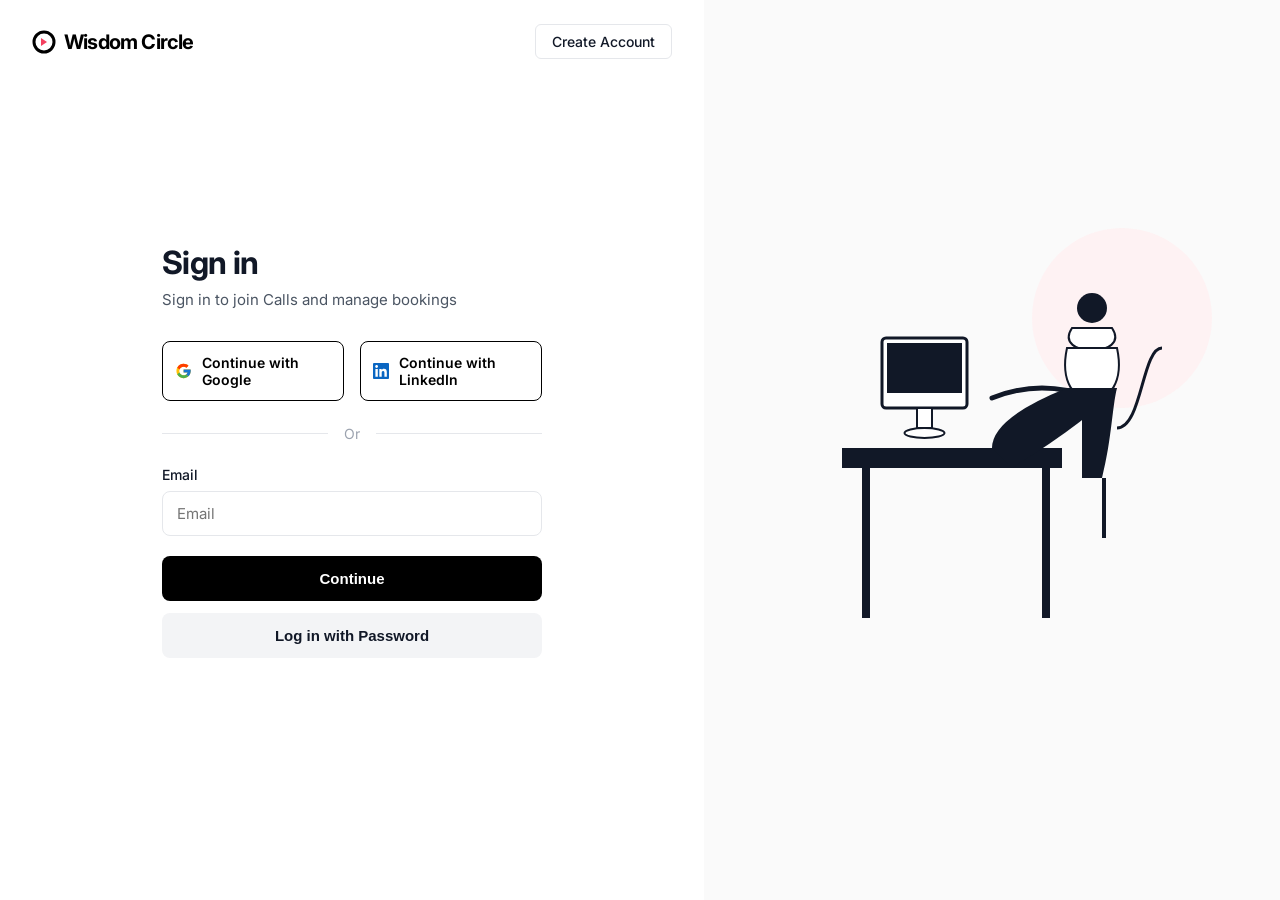
<file: index.html>
<!DOCTYPE html>
<html lang="en">
<head>
  <meta charset="UTF-8">
  <meta name="viewport" content="width=device-width, initial-scale=1.0">
  <title>Sign in | Topmate Replica</title>
  <link rel="preconnect" href="https://fonts.googleapis.com">
  <link rel="preconnect" href="https://fonts.gstatic.com" crossorigin>
  <link href="https://fonts.googleapis.com/css2?family=Inter:wght@400;500;600;700&display=swap" rel="stylesheet">
  <link rel="stylesheet" href="style.css">
  <script src="script.js" defer></script>
</head>
<body>

  <div class="split-layout">
    <!-- Left Column (Form) -->
    <div class="left-pane">
      
      <!-- Header -->
      <header class="top-header">
        <div class="logo">
          <svg width="24" height="24" viewBox="0 0 24 24" fill="none" xmlns="http://www.w3.org/2000/svg">
            <path d="M12 22C17.5228 22 22 17.5228 22 12C22 6.47715 17.5228 2 12 2C6.47715 2 2 6.47715 2 12C2 17.5228 6.47715 22 12 22Z" stroke="#000000" stroke-width="3"/>
            <path d="M15 12L9 8V16L15 12Z" fill="#F43F5E"/>
          </svg>
          <span class="logo-text">Wisdom Circle</span>
        </div>
        <button class="btn-outline">Create Account</button>
      </header>

      <!-- Center Container for Form -->
      <main class="form-container">
        
        <div class="form-heading">
          <h1>Sign in</h1>
          <p>Sign in to join Calls and manage bookings</p>
        </div>

        <div class="social-login">
          <a class="btn-social" href="dashboard.html">
            <svg width="20" height="20" viewBox="0 0 48 48" xmlns="http://www.w3.org/2000/svg">
              <path fill="#FFC107" d="M43.611,20.083H42V20H24v8h11.303c-1.649,4.657-6.08,8-11.303,8c-6.627,0-12-5.373-12-12c0-6.627,5.373-12,12-12c3.059,0,5.842,1.154,7.961,3.039l5.657-5.657C34.046,6.053,29.268,4,24,4C12.955,4,4,12.955,4,24c0,11.045,8.955,20,20,20c11.045,0,20-8.955,20-20C44,22.659,43.862,21.35,43.611,20.083z"/>
              <path fill="#FF3D00" d="M6.306,14.691l6.571,4.819C14.655,15.108,18.961,12,24,12c3.059,0,5.842,1.154,7.961,3.039l5.657-5.657C34.046,6.053,29.268,4,24,4C16.318,4,9.656,8.337,6.306,14.691z"/>
              <path fill="#4CAF50" d="M24,44c5.166,0,9.86-1.977,13.409-5.192l-6.19-5.238C29.211,35.091,26.715,36,24,36c-5.202,0-9.619-3.317-11.283-7.946l-6.522,5.025C9.505,39.556,16.227,44,24,44z"/>
              <path fill="#1976D2" d="M43.611,20.083H42V20H24v8h11.303c-0.792,2.237-2.231,4.166-4.087,5.571c0.001-0.001,0.002-0.001,0.003-0.002l6.19,5.238C36.971,39.205,44,34,44,24C44,22.659,43.862,21.35,43.611,20.083z"/>
            </svg>
            Continue with Google
          </a>
          
          <a class="btn-social" href="https://www.linkedin.com/oauth/v2/authorization?response_type=code&client_id=785fgiv7tk10dl&redirect_uri=https%3A%2F%2Ftopmate.io%2Fauth%2Flinkedin%3Fsource%3Dexpert_login&state=&scope=r_liteprofile%20r_emailaddress">
            <svg width="20" height="20" viewBox="0 0 24 24" fill="#0A66C2" xmlns="http://www.w3.org/2000/svg">
              <path d="M20.447 20.452H16.891V14.881C16.891 13.553 16.866 11.843 15.044 11.843C13.197 11.843 12.913 13.284 12.913 14.786V20.452H9.356V9.006H12.775V10.573H12.822C13.298 9.67 14.464 8.72 16.185 8.72C19.784 8.72 20.447 11.088 20.447 14.168V20.452ZM5.337 7.433C4.195 7.433 3.273 6.51 3.273 5.367C3.273 4.223 4.195 3.3 5.337 3.3C6.478 3.3 7.404 4.223 7.404 5.367C7.404 6.51 6.478 7.433 5.337 7.433ZM7.119 20.452H3.555V9.006H7.119V20.452ZM22.225 0H1.771C0.792 0 0 0.774 0 1.729V22.271C0 23.226 0.792 24 1.771 24H22.222C23.2 24 24 23.226 24 22.271V1.729C24 0.774 23.2 0 22.225 0Z"/>
            </svg>
            Continue with LinkedIn
          </a>
        </div>

        <div class="separator">
          <span>Or</span>
        </div>

        <form class="email-form">
          <div class="form-group">
            <label for="email">Email</label>
            <input type="email" id="email" placeholder="Email" required>
          </div>
          
          <button type="submit" class="btn-primary">Continue</button>
          <button type="button" class="btn-secondary">Log in with Password</button>
        </form>

      </main>
      
    </div>

    <!-- Right Column (Vector Art) -->
    <div class="right-pane">
      <div class="illustration-container">
        
        <!-- Abstract CSS/SVG Illustration resembling the original design -->
        <svg viewBox="0 0 500 500" class="vector-art" xmlns="http://www.w3.org/2000/svg">
          <!-- Background pink subtle circle -->
          <circle cx="380" cy="120" r="90" fill="#FFF1F2" opacity="0.8"/>
          <!-- Desk -->
          <rect x="100" y="250" width="220" height="20" fill="#111827" />
          <rect x="120" y="270" width="8" height="150" fill="#111827" />
          <rect x="300" y="270" width="8" height="150" fill="#111827" />
          
          <!-- Computer -->
          <rect x="140" y="140" width="85" height="70" rx="4" fill="white" stroke="#111827" stroke-width="3" />
          <rect x="145" y="145" width="75" height="50" fill="#111827" />
          <rect x="175" y="210" width="15" height="20" fill="white" stroke="#111827" stroke-width="2"/>
          <ellipse cx="182.5" cy="235" rx="20" ry="5" fill="white" stroke="#111827" stroke-width="2"/>

          <!-- Person Abstract -->
          <path d="M350 200 Q 300 180 250 200" fill="none" stroke="#111827" stroke-width="5" stroke-linecap="round"/>
          <circle cx="350" cy="110" r="15" fill="#111827" />
          <!-- Body/Shirt -->
          <path d="M330 130 C 310 160, 390 160, 370 130 Z" fill="white" stroke="#111827" stroke-width="2"/>
          <path d="M325 150 C 310 220, 390 220, 375 150 Z" fill="white" stroke="#111827" stroke-width="2"/>
          <!-- Legs (Black pants) -->
          <path d="M325 190 Q 250 220 250 250 L 270 270 Q 350 220 375 190 Z" fill="#111827" />
          <path d="M340 190 L 340 280 L 360 280 C 370 240, 370 210, 375 190 Z" fill="#111827" />
          
          <!-- Chair -->
          <path d="M375 230 C 400 230, 400 150, 420 150" fill="none" stroke="#111827" stroke-width="3"/>
          <rect x="360" y="280" width="4" height="60" fill="#111827" />
        </svg>

      </div>
    </div>
  </div>

</body>
</html>
</file>
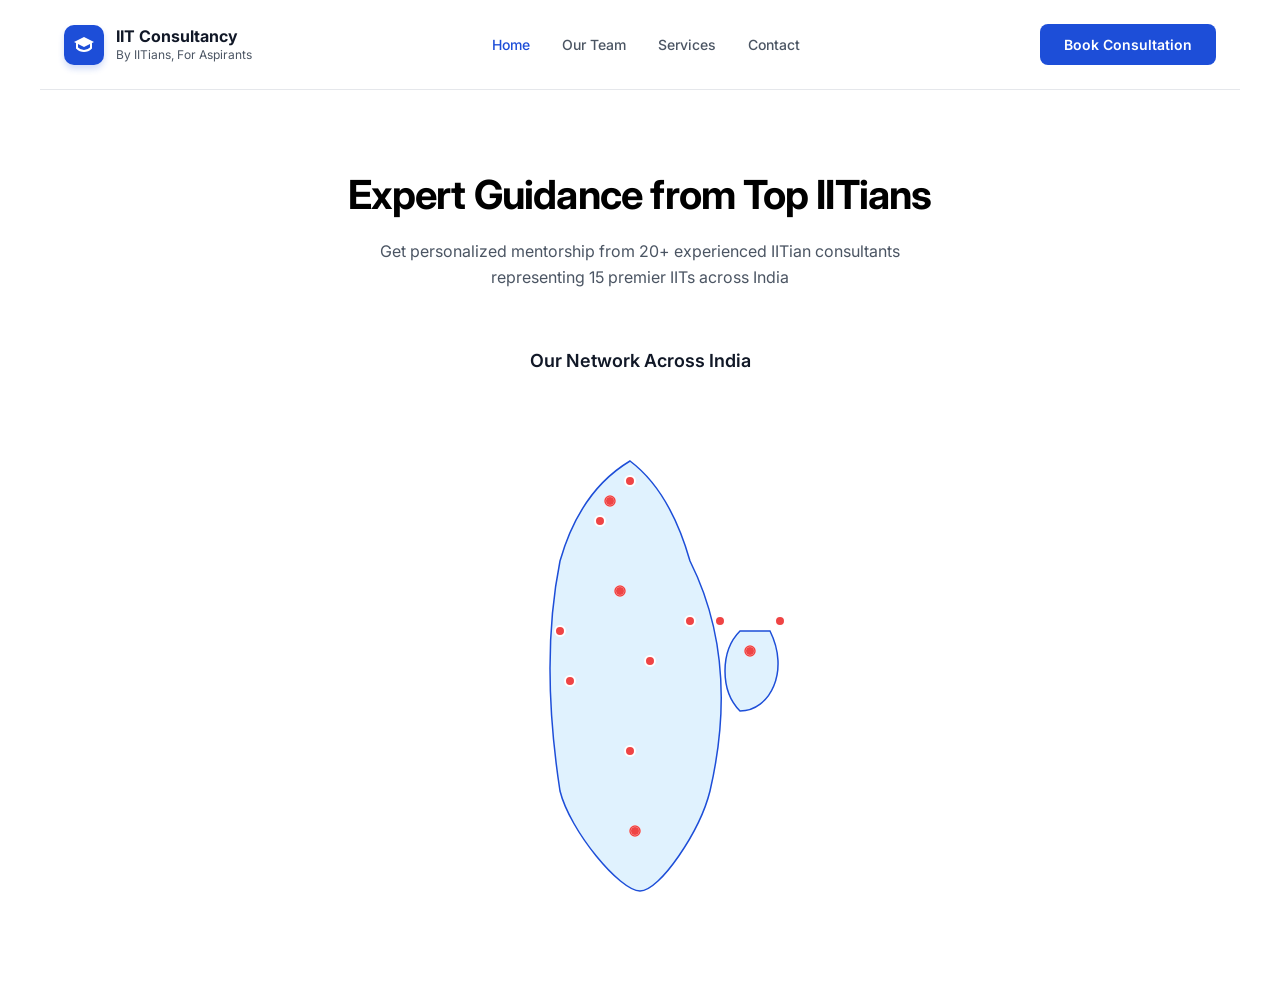
<file: dashboard.html>
<!DOCTYPE html>
<html lang="en">
<head>
  <meta charset="UTF-8">
  <meta name="viewport" content="width=device-width, initial-scale=1.0">
  <title>IIT Consultancy | Wisdom Circle</title>
  
  <link rel="preconnect" href="https://fonts.googleapis.com">
  <link rel="preconnect" href="https://fonts.gstatic.com" crossorigin>
  <link href="https://fonts.googleapis.com/css2?family=Inter:wght@400;500;600;700&display=swap" rel="stylesheet">
  
  <link rel="stylesheet" href="style.css">
  <link rel="stylesheet" href="dashboard.css">
</head>
<body class="dashboard-body">

  <div class="dashboard-wrapper">
    
    <!-- Top Navigation Header -->
    <header class="main-header">
      <div class="header-container">
        
        <!-- Logo System -->
        <div class="brand">
          <div class="brand-icon">
            <!-- Academic Cap SVG representation -->
            <svg width="24" height="24" viewBox="0 0 24 24" fill="none" xmlns="http://www.w3.org/2000/svg">
               <path d="M12 4L2 9L12 14L22 9L12 4Z" fill="white"/>
               <path d="M5 10.5V15C5 15 8 18 12 18C16 18 19 15 19 15V10.5" stroke="white" stroke-width="2" stroke-linecap="round"/>
            </svg>
          </div>
          <div class="brand-text">
            <span class="brand-title">IIT Consultancy</span>
            <span class="brand-subtitle">By IITians, For Aspirants</span>
          </div>
        </div>

        <!-- Navigation Links -->
        <nav class="centered-nav">
          <a href="#" class="nav-link active">Home</a>
          <a href="#" class="nav-link">Our Team</a>
          <a href="#" class="nav-link">Services</a>
          <a href="#" class="nav-link">Contact</a>
        </nav>

        <!-- CTA Action -->
        <a href="#" class="btn-primary-blue">Book Consultation</a>

      </div>
    </header>

    <!-- Main Content Area -->
    <main class="hero-section">
      <div class="hero-content fade-in">
        <h1 class="hero-heading">Expert Guidance from Top IITians</h1>
        <p class="hero-subtext">Get personalized mentorship from 20+ experienced IITian consultants representing 15 premier IITs across India</p>
      </div>

      <!-- Network Map Section -->
      <section class="network-section slide-up">
        <h3 class="network-title">Our Network Across India</h3>
        
        <div class="map-container">
          <!-- Abstract SVG representation of network distribution map (Indian Subcontinent approx.) -->
          <svg viewBox="0 0 400 500" class="india-map" xmlns="http://www.w3.org/2000/svg">
            <!-- Map Boundary Path -->
            <path class="map-fill" d="M190,50 Q140,80 120,150 Q100,250 120,380 C130,420 180,480 200,480 C220,480 260,420 270,380 Q300,250 250,150 Q230,80 190,50 Z" />
            <!-- Eastern Region Blob -->
            <path class="map-fill" d="M300,220 C280,240 280,280 300,300 C330,300 350,260 330,220 Z" />

            <!-- Animated Red Map Ping Coordinates -->
            <!-- North -->
            <g class="ping"><circle cx="170" cy="90" r="5" fill="#EF4444" stroke="white" stroke-width="2"/><circle class="pulse" cx="170" cy="90" r="5" fill="none" stroke="#EF4444" stroke-width="1.5"/></g>
            <g class="ping drop-1"><circle cx="190" cy="70" r="5" fill="#EF4444" stroke="white" stroke-width="2"/></g>
            <g class="ping drop-2"><circle cx="160" cy="110" r="5" fill="#EF4444" stroke="white" stroke-width="2"/></g>
            
            <!-- Core India -->
            <g class="ping drop-3"><circle cx="180" cy="180" r="5" fill="#EF4444" stroke="white" stroke-width="2"/><circle class="pulse" cx="180" cy="180" r="5" fill="none" stroke="#EF4444" stroke-width="1.5"/></g>
            <g class="ping drop-4"><circle cx="120" cy="220" r="5" fill="#EF4444" stroke="white" stroke-width="2"/></g>
            <g class="ping drop-1"><circle cx="210" cy="250" r="5" fill="#EF4444" stroke="white" stroke-width="2"/></g>
            
            <!-- Eastern Pins -->
            <g class="ping drop-2"><circle cx="310" cy="240" r="5" fill="#EF4444" stroke="white" stroke-width="2"/><circle class="pulse" cx="310" cy="240" r="5" fill="none" stroke="#EF4444" stroke-width="1.5"/></g>
            <g class="ping"><circle cx="340" cy="210" r="5" fill="#EF4444" stroke="white" stroke-width="2"/></g>
            
            <!-- Center links -->
            <g class="ping drop-3"><circle cx="280" cy="210" r="5" fill="#EF4444" stroke="white" stroke-width="2"/></g>
            <g class="ping drop-4"><circle cx="250" cy="210" r="5" fill="#EF4444" stroke="white" stroke-width="2"/></g>
            <g class="ping drop-2"><circle cx="130" cy="270" r="5" fill="#EF4444" stroke="white" stroke-width="2"/></g>
            
            <!-- Southern Points -->
            <g class="ping drop-1"><circle cx="190" cy="340" r="5" fill="#EF4444" stroke="white" stroke-width="2"/></g>
            <g class="ping drop-3"><circle cx="195" cy="420" r="5" fill="#EF4444" stroke="white" stroke-width="2"/><circle class="pulse" cx="195" cy="420" r="5" fill="none" stroke="#EF4444" stroke-width="1.5"/></g>
          </svg>
        </div>
      </section>
      
    </main>
  </div>

</body>
</html>
</file>
<file: style.css>
:root {
  --bg-color: #FAFAFA;
  --text-dark: #111827;
  --text-gray: #4B5563;
  --text-light: #9CA3AF;
  --border-light: #E5E7EB;
  --black: #000000;
  --gray-button: #F3F4F6;
  --gray-button-hover: #E5E7EB;
  --radius-sm: 6px;
  --radius-md: 8px;
}

* {
  box-sizing: border-box;
  margin: 0;
  padding: 0;
}

body {
  font-family: 'Inter', -apple-system, BlinkMacSystemFont, "Segoe UI", Roboto, sans-serif;
  color: var(--text-dark);
  background-color: var(--bg-color);
  -webkit-font-smoothing: antialiased;
  -moz-osx-font-smoothing: grayscale;
}

.split-layout {
  display: flex;
  height: 100vh;
  width: 100%;
}

/* LEFT PANE */
.left-pane {
  flex: 0 0 55%;
  position: relative;
  display: flex;
  flex-direction: column;
  background-color: #FFFFFF;
}

.top-header {
  position: absolute;
  top: 0; left: 0;
  width: 100%;
  display: flex;
  justify-content: space-between;
  align-items: center;
  padding: 24px 32px;
}

.logo {
  display: flex;
  align-items: center;
  gap: 8px;
}
.logo-text {
  font-size: 20px;
  font-weight: 700;
  letter-spacing: -0.04em;
  color: #000;
}

.btn-outline {
  background: white;
  color: var(--text-dark);
  border: 1px solid var(--border-light);
  padding: 8px 16px;
  border-radius: var(--radius-sm);
  font-family: "Inter", sans-serif;
  font-size: 14px;
  font-weight: 500;
  cursor: pointer;
  transition: background 0.2s;
}
.btn-outline:hover {
  background: var(--bg-color);
}

.form-container {
  margin: auto;
  width: 100%;
  max-width: 380px;
  display: flex;
  flex-direction: column;
  justify-content: center;
}

.form-heading {
  margin-bottom: 32px;
}
.form-heading h1 {
  font-size: 32px;
  font-weight: 700;
  margin-bottom: 8px;
  letter-spacing: -0.02em;
}
.form-heading p {
  color: var(--text-gray);
  font-size: 15px;
}

.social-login {
  display: flex;
  gap: 16px;
  margin-bottom: 24px;
}
.btn-social {
  flex: 1;
  display: flex;
  align-items: center;
  justify-content: center;
  gap: 10px;
  background: #FFFFFF;
  border: 1px solid var(--black);
  color: var(--black);
  border-radius: var(--radius-md);
  padding: 12px;
  text-decoration: none;
  font-size: 14px;
  font-weight: 600;
  cursor: pointer;
  transition: all 0.2s ease;
}
.btn-social:hover {
  background: var(--bg-color);
  box-shadow: 0 2px 4px rgba(0,0,0,0.05);
}

.separator {
  display: flex;
  align-items: center;
  margin-bottom: 24px;
  color: var(--text-light);
  font-size: 14px;
}
.separator::before, .separator::after {
  content: "";
  flex: 1;
  height: 1px;
  background: var(--border-light);
}
.separator span {
  padding: 0 16px;
}

.email-form {
  display: flex;
  flex-direction: column;
}
.form-group {
  display: flex;
  flex-direction: column;
  margin-bottom: 20px;
}
.form-group label {
  font-size: 14px;
  font-weight: 500;
  margin-bottom: 8px;
}
.form-group input {
  padding: 12px 14px;
  border: 1px solid var(--border-light);
  border-radius: var(--radius-md);
  font-size: 15px;
  font-family: inherit;
  outline: none;
  transition: border-color 0.2s;
}
.form-group input:focus {
  border-color: var(--black);
}

.btn-primary {
  background: var(--black);
  color: white;
  border: none;
  border-radius: var(--radius-md);
  padding: 14px;
  font-size: 15px;
  font-weight: 600;
  cursor: pointer;
  margin-bottom: 12px;
  transition: opacity 0.2s;
}
.btn-primary:hover {
  opacity: 0.9;
}

.btn-secondary {
  background: var(--gray-button);
  color: var(--text-dark);
  border: none;
  border-radius: var(--radius-md);
  padding: 14px;
  font-size: 15px;
  font-weight: 600;
  cursor: pointer;
  transition: background 0.2s;
}
.btn-secondary:hover {
  background: var(--gray-button-hover);
}

/* RIGHT PANE */
.right-pane {
  flex: 0 0 45%;
  background-color: var(--bg-color);
  display: flex;
  align-items: center;
  justify-content: center;
}

.illustration-container {
  width: 100%;
  max-width: 500px;
}
.vector-art {
  width: 100%;
  height: auto;
}

/* Responsive constraints */
@media (max-width: 900px) {
  .right-pane { display: none; }
  .left-pane { flex: 1; }
  .social-login { flex-direction: column; }
}
</file>
<file: dashboard.css>
:root {
  --primary-blue: #1D4ED8;
  --primary-blue-hover: #2563EB;
  --light-blue: #E0F2FE;
  --map-stroke: #1E3A8A;
  --ping-red: #EF4444;
}

body.dashboard-body {
  background-color: #FFFFFF;
  margin: 0;
  padding: 0;
  font-family: 'Inter', sans-serif;
  color: var(--text-dark);
}

.dashboard-wrapper {
  max-width: 1200px;
  margin: 0 auto;
  display: flex;
  flex-direction: column;
  min-height: 100vh;
}

/* Header */
.main-header {
  padding: 24px;
  border-bottom: 1px solid var(--border-light);
}

.header-container {
  display: flex;
  justify-content: space-between;
  align-items: center;
}

.brand {
  display: flex;
  align-items: center;
  gap: 12px;
}
.brand-icon {
  width: 40px;
  height: 40px;
  background: var(--primary-blue);
  border-radius: 10px;
  display: flex;
  justify-content: center;
  align-items: center;
  box-shadow: 0 4px 6px rgba(29, 78, 216, 0.2);
}
.brand-text {
  display: flex;
  flex-direction: column;
}
.brand-title {
  font-size: 16px;
  font-weight: 700;
  line-height: 1.2;
}
.brand-subtitle {
  font-size: 12px;
  color: var(--text-gray);
}

.centered-nav {
  display: flex;
  gap: 32px;
}
.nav-link {
  text-decoration: none;
  color: var(--text-gray);
  font-size: 14px;
  font-weight: 500;
  transition: color 0.2s;
}
.nav-link:hover, .nav-link.active {
  color: var(--primary-blue);
}

.btn-primary-blue {
  background-color: var(--primary-blue);
  color: white;
  text-decoration: none;
  font-size: 14px;
  font-weight: 600;
  padding: 12px 24px;
  border-radius: 8px;
  transition: all 0.2s;
}
.btn-primary-blue:hover {
  background-color: var(--primary-blue-hover);
  box-shadow: 0 4px 12px rgba(37, 99, 235, 0.3);
  transform: translateY(-1px);
}

/* Hero Section */
.hero-section {
  display: flex;
  flex-direction: column;
  align-items: center;
  text-align: center;
  padding: 80px 20px;
}

.hero-heading {
  font-size: 40px;
  font-weight: 700;
  letter-spacing: -0.02em;
  margin-bottom: 20px;
  color: #000;
}

.hero-subtext {
  font-size: 16px;
  color: var(--text-gray);
  max-width: 600px;
  line-height: 1.6;
}

/* Map Section */
.network-section {
  margin-top: 60px;
  width: 100%;
  display: flex;
  flex-direction: column;
  align-items: center;
}

.network-title {
  font-size: 18px;
  font-weight: 600;
  color: var(--text-dark);
  margin-bottom: 40px;
}

.map-container {
  width: 100%;
  max-width: 600px;
  display: flex;
  justify-content: center;
}

.india-map {
  width: 100%;
  max-width: 400px;
  height: auto;
}

.map-fill {
  fill: var(--light-blue);
  stroke: var(--primary-blue);
  stroke-width: 1.5;
  transition: fill 0.3s;
}
.map-fill:hover {
  fill: #DBEAFE;
}

/* Red Pin Animations */
.ping {
  transform-origin: center;
}
.ping circle {
  transition: r 0.3s cubic-bezier(0.175, 0.885, 0.32, 1.275);
}
.ping:hover circle {
  r: 8;
  cursor: pointer;
}

.pulse {
  animation: pulse-ring 2s cubic-bezier(0.215, 0.61, 0.355, 1) infinite;
}
@keyframes pulse-ring {
  0% { transform: scale(1); opacity: 1; stroke-width: 2; }
  100% { transform: scale(3.5); opacity: 0; stroke-width: 0.5; }
}

.drop-1 .pulse { animation-delay: 0.4s; }
.drop-2 .pulse { animation-delay: 0.8s; }
.drop-3 .pulse { animation-delay: 1.2s; }
.drop-4 .pulse { animation-delay: 1.6s; }

/* Entry Triggers */
.fade-in { animation: dashFadeIn 0.8s ease-out; }
.slide-up { animation: dashSlideUp 1s cubic-bezier(0.16, 1, 0.3, 1) backwards; animation-delay: 0.2s; }

@keyframes dashFadeIn {
  from { opacity: 0; }
  to { opacity: 1; }
}
@keyframes dashSlideUp {
  from { opacity: 0; transform: translateY(30px); }
  to { opacity: 1; transform: translateY(0); }
}

@media (max-width: 768px) {
  .centered-nav { display: none; }
  .btn-primary-blue { padding: 10px 16px; font-size: 13px; }
  .hero-heading { font-size: 32px; }
  .map-container { padding: 0 20px; }
}
</file>
